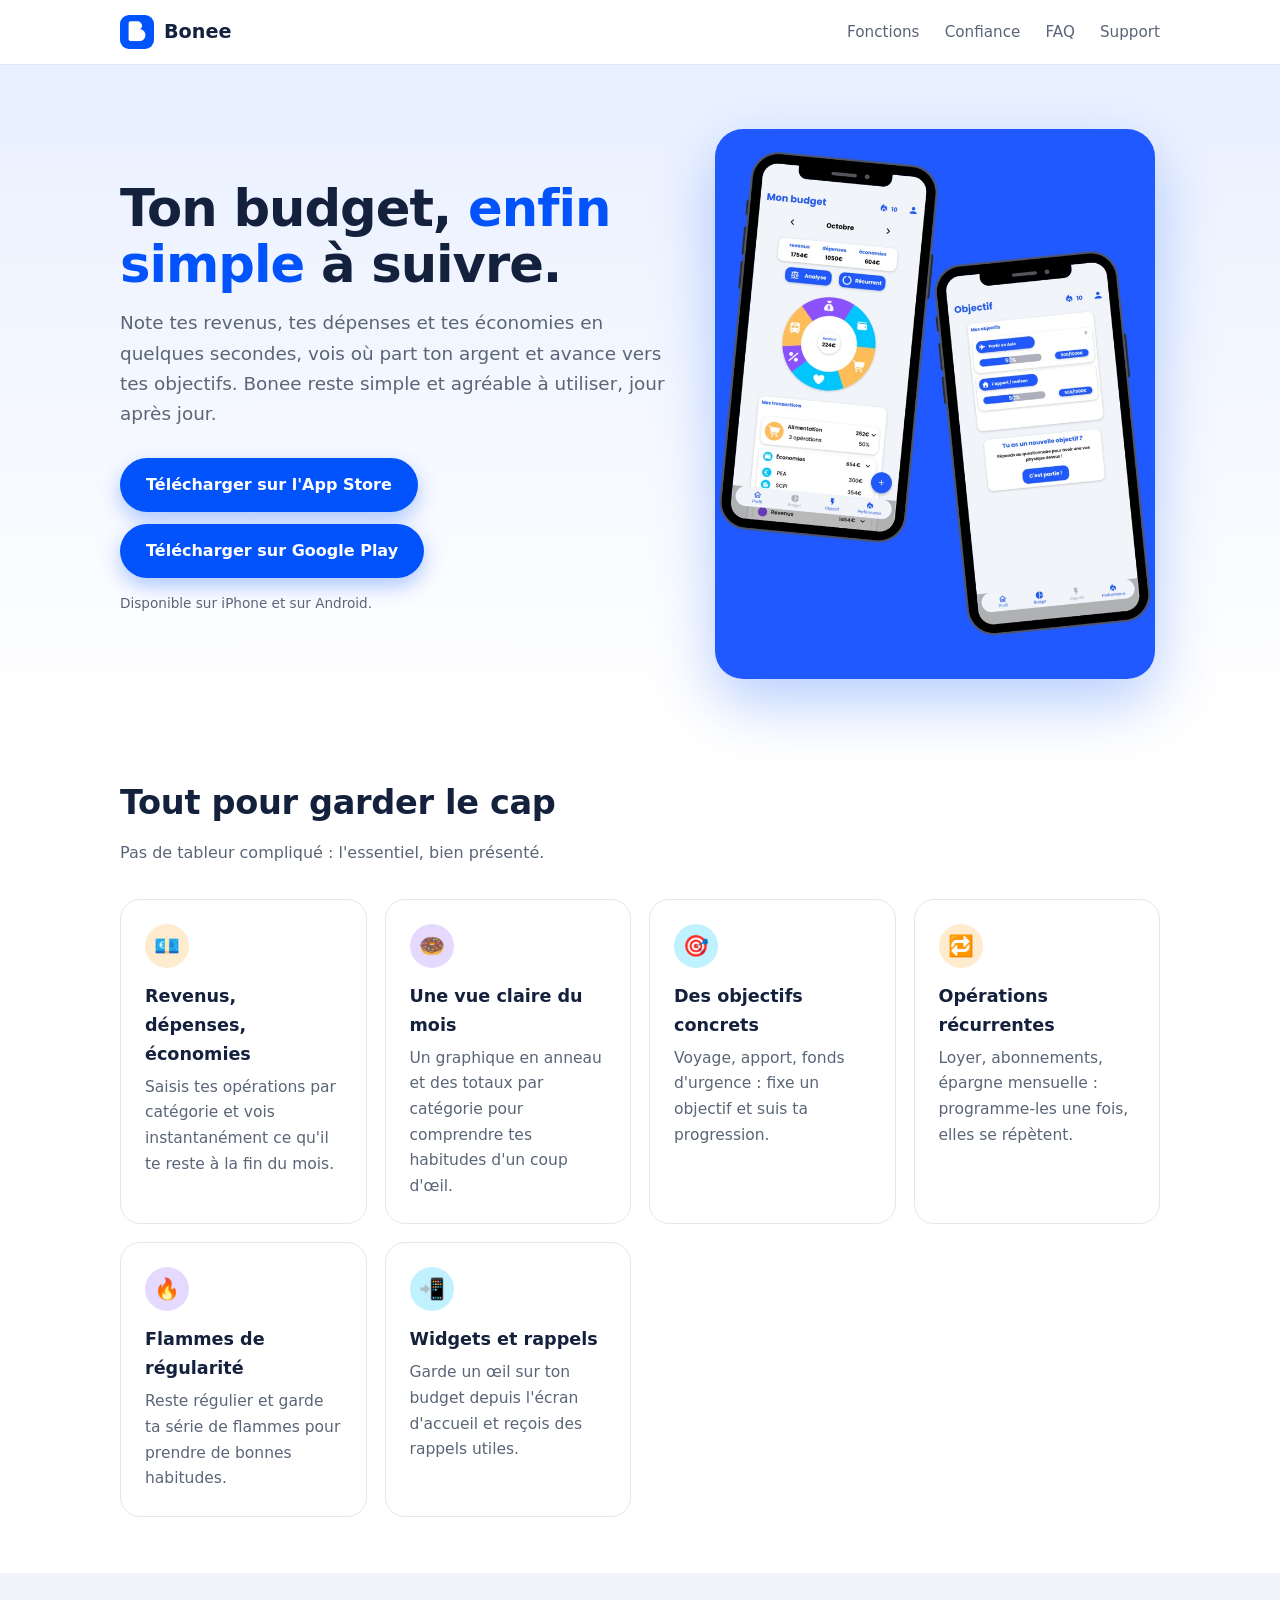
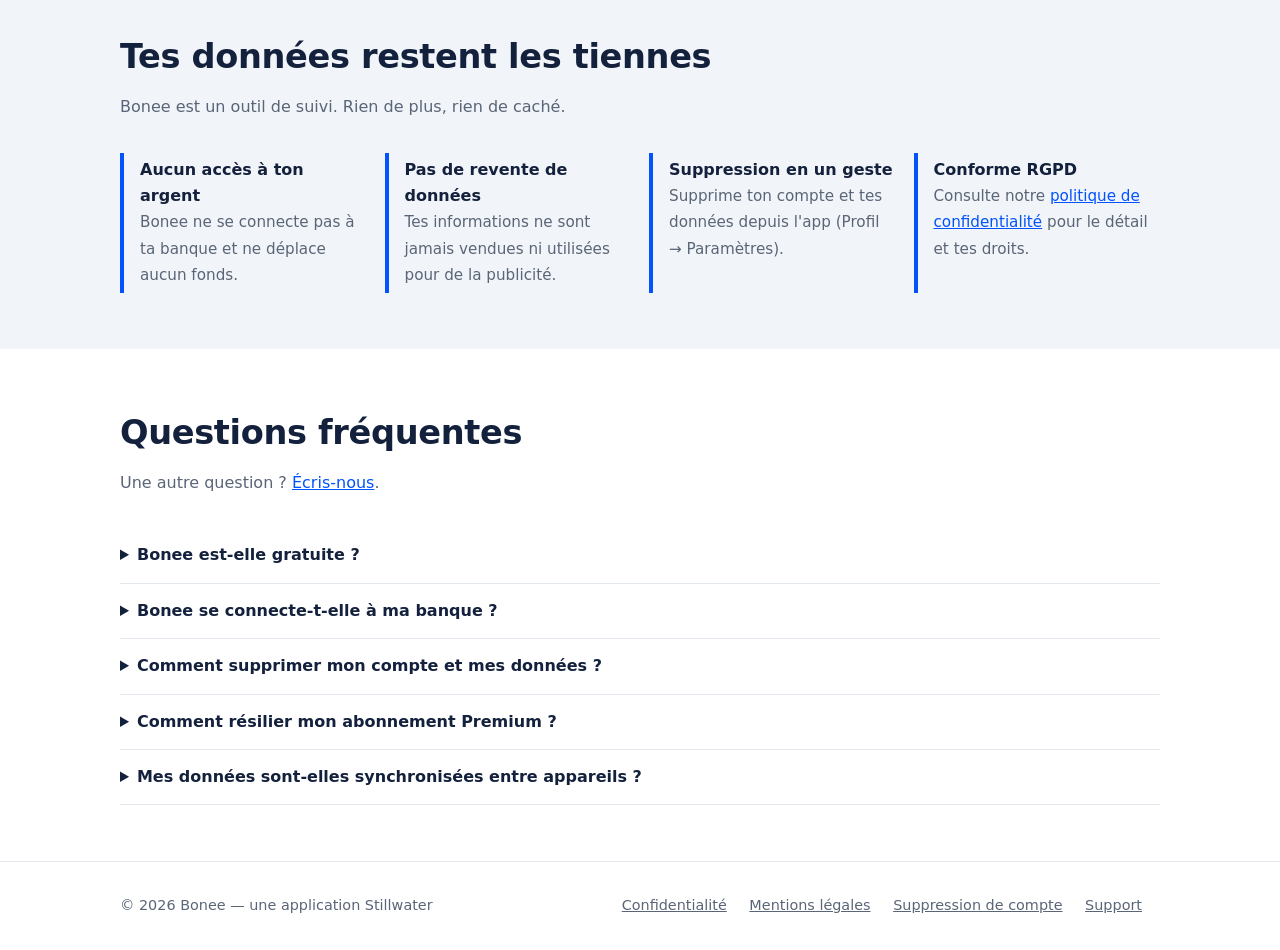
<file: index.html>
<!DOCTYPE html>
<html lang="fr">
<head>
  <meta charset="UTF-8">
  <meta name="viewport" content="width=device-width, initial-scale=1">
  <title>Bonee — L'appli de budget et d'épargne simple et motivante</title>
  <meta name="description" content="Bonee t'aide à suivre tes revenus, dépenses et économies, à atteindre tes objectifs et à garder le cap grâce aux flammes. Disponible sur l'App Store et sur Google Play.">
  <link rel="canonical" href="https://bonee.fr/">
  <link rel="icon" href="img/favicon.png" type="image/png">
  <link rel="apple-touch-icon" href="img/apple-touch-icon.png">
  <meta name="theme-color" content="#0253fc">
  <meta property="og:type" content="website">
  <meta property="og:title" content="Bonee — Budget & Épargne">
  <meta property="og:description" content="Suis ton budget, tes économies et tes objectifs dans une appli simple et motivante.">
  <meta property="og:url" content="https://bonee.fr/">
  <meta property="og:image" content="https://bonee.fr/img/apercu.jpg">
  <meta name="apple-itunes-app" content="app-id=6762883127">
  <script type="application/ld+json">
  {
    "@context": "https://schema.org",
    "@type": "MobileApplication",
    "name": "Bonee - Budget & Épargne",
    "applicationCategory": "FinanceApplication",
    "operatingSystem": "iOS, Android",
    "inLanguage": "fr",
    "url": "https://bonee.fr/",
    "publisher": { "@type": "Organization", "name": "Stillwater SAS" },
    "downloadUrl": [
      "https://apps.apple.com/fr/app/bonee-budget-%C3%A9pargne/id6762883127",
      "https://play.google.com/store/apps/details?id=com.mycompany.bonee"
    ],
    "offers": { "@type": "Offer", "price": "0", "priceCurrency": "EUR" }
  }
  </script>
  <link rel="stylesheet" href="style.css">
</head>
<body>
  <a class="skip" href="#contenu">Aller au contenu</a>

  <header class="site">
    <div class="wrap">
      <a class="brand" href="./"><img src="img/logo.png" alt="" width="34" height="34">Bonee</a>
      <nav class="main" aria-label="Navigation principale">
        <a class="hide-sm" href="#fonctions">Fonctions</a>
        <a class="hide-sm" href="#confiance">Confiance</a>
        <a href="#faq">FAQ</a>
        <a href="support.html">Support</a>
      </nav>
    </div>
  </header>

  <main id="contenu">
    <div class="hero">
      <div class="wrap">
        <div>
          <h1>Ton budget, <span>enfin simple</span> à suivre.</h1>
          <p class="lead">Note tes revenus, tes dépenses et tes économies en quelques secondes, vois où part ton argent et avance vers tes objectifs. Bonee reste simple et agréable à utiliser, jour après jour.</p>
          <div class="stores">
            <a class="btn" href="https://apps.apple.com/fr/app/bonee-budget-%C3%A9pargne/id6762883127">Télécharger sur l'App Store</a>
            <a class="btn" href="https://play.google.com/store/apps/details?id=com.mycompany.bonee&amp;hl=fr">Télécharger sur Google Play</a>
          </div>
          <p class="note">Disponible sur iPhone et sur Android.</p>
        </div>
        <img class="shot" src="img/apercu.jpg" width="1000" height="1250" alt="Aperçu de l'application Bonee : écran Budget avec graphique en anneau et écran Objectifs">
      </div>
    </div>

    <section id="fonctions">
      <div class="wrap">
        <h2>Tout pour garder le cap</h2>
        <p class="sub">Pas de tableur compliqué : l'essentiel, bien présenté.</p>
        <div class="grid">
          <div class="card"><div class="ico y" aria-hidden="true">💶</div><h3>Revenus, dépenses, économies</h3><p>Saisis tes opérations par catégorie et vois instantanément ce qu'il te reste à la fin du mois.</p></div>
          <div class="card"><div class="ico v" aria-hidden="true">🍩</div><h3>Une vue claire du mois</h3><p>Un graphique en anneau et des totaux par catégorie pour comprendre tes habitudes d'un coup d'œil.</p></div>
          <div class="card"><div class="ico c" aria-hidden="true">🎯</div><h3>Des objectifs concrets</h3><p>Voyage, apport, fonds d'urgence : fixe un objectif et suis ta progression.</p></div>
          <div class="card"><div class="ico y" aria-hidden="true">🔁</div><h3>Opérations récurrentes</h3><p>Loyer, abonnements, épargne mensuelle : programme-les une fois, elles se répètent.</p></div>
          <div class="card"><div class="ico v" aria-hidden="true">🔥</div><h3>Flammes de régularité</h3><p>Reste régulier et garde ta série de flammes pour prendre de bonnes habitudes.</p></div>
          <div class="card"><div class="ico c" aria-hidden="true">📲</div><h3>Widgets et rappels</h3><p>Garde un œil sur ton budget depuis l'écran d'accueil et reçois des rappels utiles.</p></div>
        </div>
      </div>
    </section>

    <section id="confiance" class="soft">
      <div class="wrap">
        <h2>Tes données restent les tiennes</h2>
        <p class="sub">Bonee est un outil de suivi. Rien de plus, rien de caché.</p>
        <div class="trust">
          <div><strong>Aucun accès à ton argent</strong><span>Bonee ne se connecte pas à ta banque et ne déplace aucun fonds.</span></div>
          <div><strong>Pas de revente de données</strong><span>Tes informations ne sont jamais vendues ni utilisées pour de la publicité.</span></div>
          <div><strong>Suppression en un geste</strong><span>Supprime ton compte et tes données depuis l'app (Profil → Paramètres).</span></div>
          <div><strong>Conforme RGPD</strong><span>Consulte notre <a href="confidentialite.html">politique de confidentialité</a> pour le détail et tes droits.</span></div>
        </div>
      </div>
    </section>

    <section id="faq">
      <div class="wrap">
        <h2>Questions fréquentes</h2>
        <p class="sub">Une autre question ? <a href="support.html">Écris-nous</a>.</p>
        <details><summary>Bonee est-elle gratuite ?</summary><p>Tu peux utiliser Bonee gratuitement. Une formule Premium (abonnement géré par l'App Store ou Google Play) débloque notamment les budgets et objectifs illimités. Les prix et conditions sont affichés dans l'app avant tout achat.</p></details>
        <details><summary>Bonee se connecte-t-elle à ma banque ?</summary><p>Non. Tu saisis toi-même tes opérations. Bonee n'accède à aucun compte bancaire.</p></details>
        <details><summary>Comment supprimer mon compte et mes données ?</summary><p>Dans l'app : Profil → Paramètres → Supprimer mon compte. Tu peux aussi suivre la procédure sur la <a href="delete-account.html">page de suppression de compte</a>.</p></details>
        <details><summary>Comment résilier mon abonnement Premium ?</summary><p>Sur iPhone : Réglages → ton nom → Abonnements → Bonee. Sur Android : Google Play → ton profil → Paiements et abonnements → Abonnements → Bonee. La résiliation se fait uniquement auprès d'Apple ou de Google, selon la boutique où tu as souscrit.</p></details>
        <details><summary>Mes données sont-elles synchronisées entre appareils ?</summary><p>Oui, elles sont rattachées à ton compte : tu retrouves ton budget en te reconnectant.</p></details>
      </div>
    </section>
  </main>

  <footer class="site">
    <div class="wrap">
      <div>© <span id="y">2026</span> Bonee — une application Stillwater</div>
      <div>
        <a href="confidentialite.html">Confidentialité</a>
        <a href="mentions-legales.html">Mentions légales</a>
        <a href="delete-account.html">Suppression de compte</a>
        <a href="support.html">Support</a>
      </div>
    </div>
  </footer>
  <script>document.getElementById('y').textContent = new Date().getFullYear();</script>
</body>
</html>
</file>
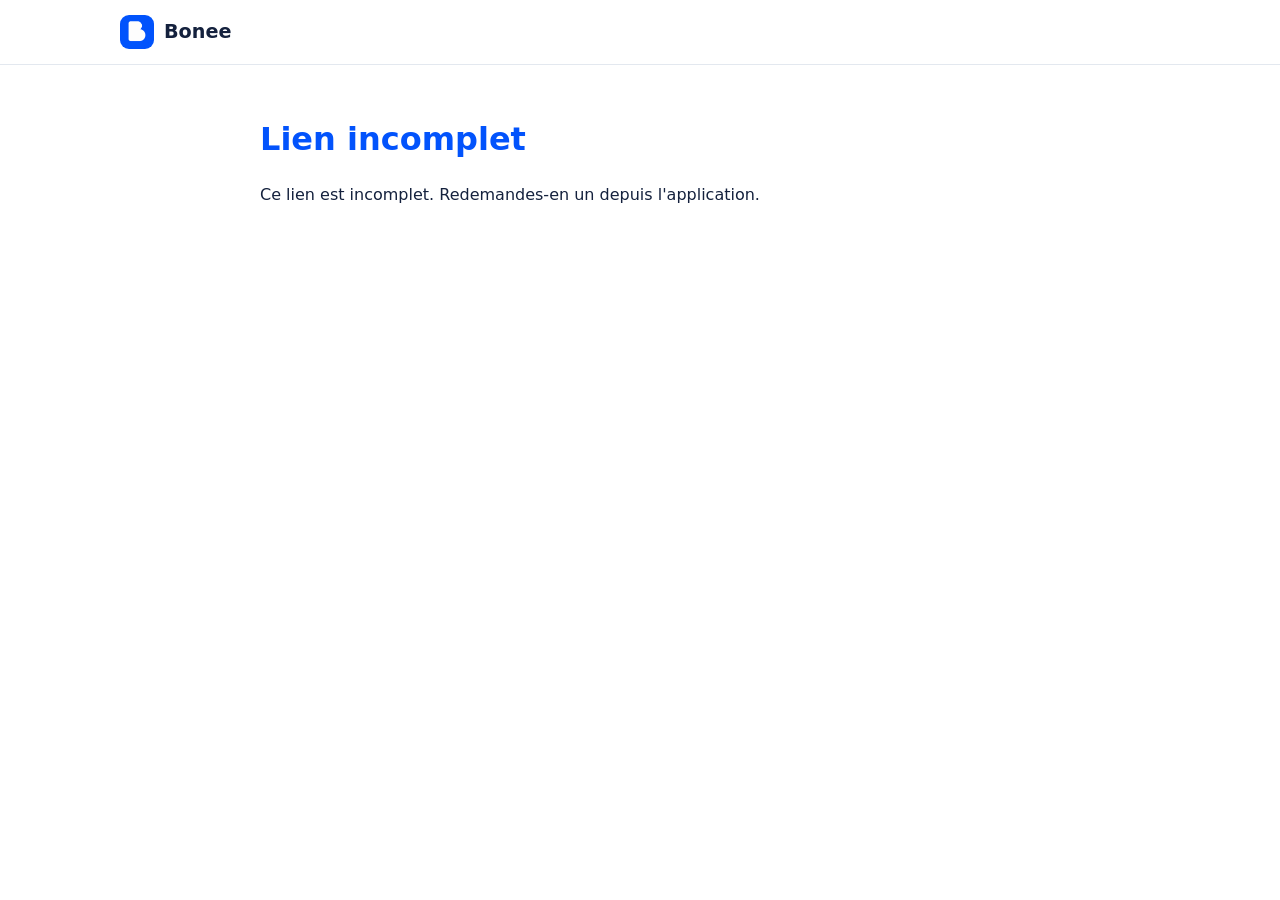
<file: auth-action.html>
<!DOCTYPE html>
<html lang="fr">
<head>
  <meta charset="UTF-8">
  <meta name="viewport" content="width=device-width, initial-scale=1">
  <meta name="robots" content="noindex">
  <title>Validation du compte — Bonee</title>
  <link rel="icon" href="img/favicon.png" type="image/png">
  <link rel="apple-touch-icon" href="img/apple-touch-icon.png">
  <link rel="stylesheet" href="style.css">
</head>
<body>
  <header class="site">
    <div class="wrap">
      <a class="brand" href="./"><img src="img/logo.png" alt="" width="34" height="34">Bonee</a>
    </div>
  </header>

  <main class="legal" id="action" aria-live="polite">
    <h1 id="titre">Un instant…</h1>
    <p id="message">Nous traitons ta demande.</p>

    <form id="formulaire" class="action-form" hidden>
      <label for="mdp">Nouveau mot de passe</label>
      <input id="mdp" type="password" autocomplete="new-password" minlength="8" required>
      <label for="mdp2">Confirme le mot de passe</label>
      <input id="mdp2" type="password" autocomplete="new-password" minlength="8" required>
      <button class="btn" type="submit">Enregistrer</button>
    </form>

    <p id="suite" hidden>Tu peux retourner dans l'application Bonee.</p>
  </main>

  <script src="auth-action-config.js"></script>
  <script src="auth-action.js"></script>
</body>
</html>
</file>
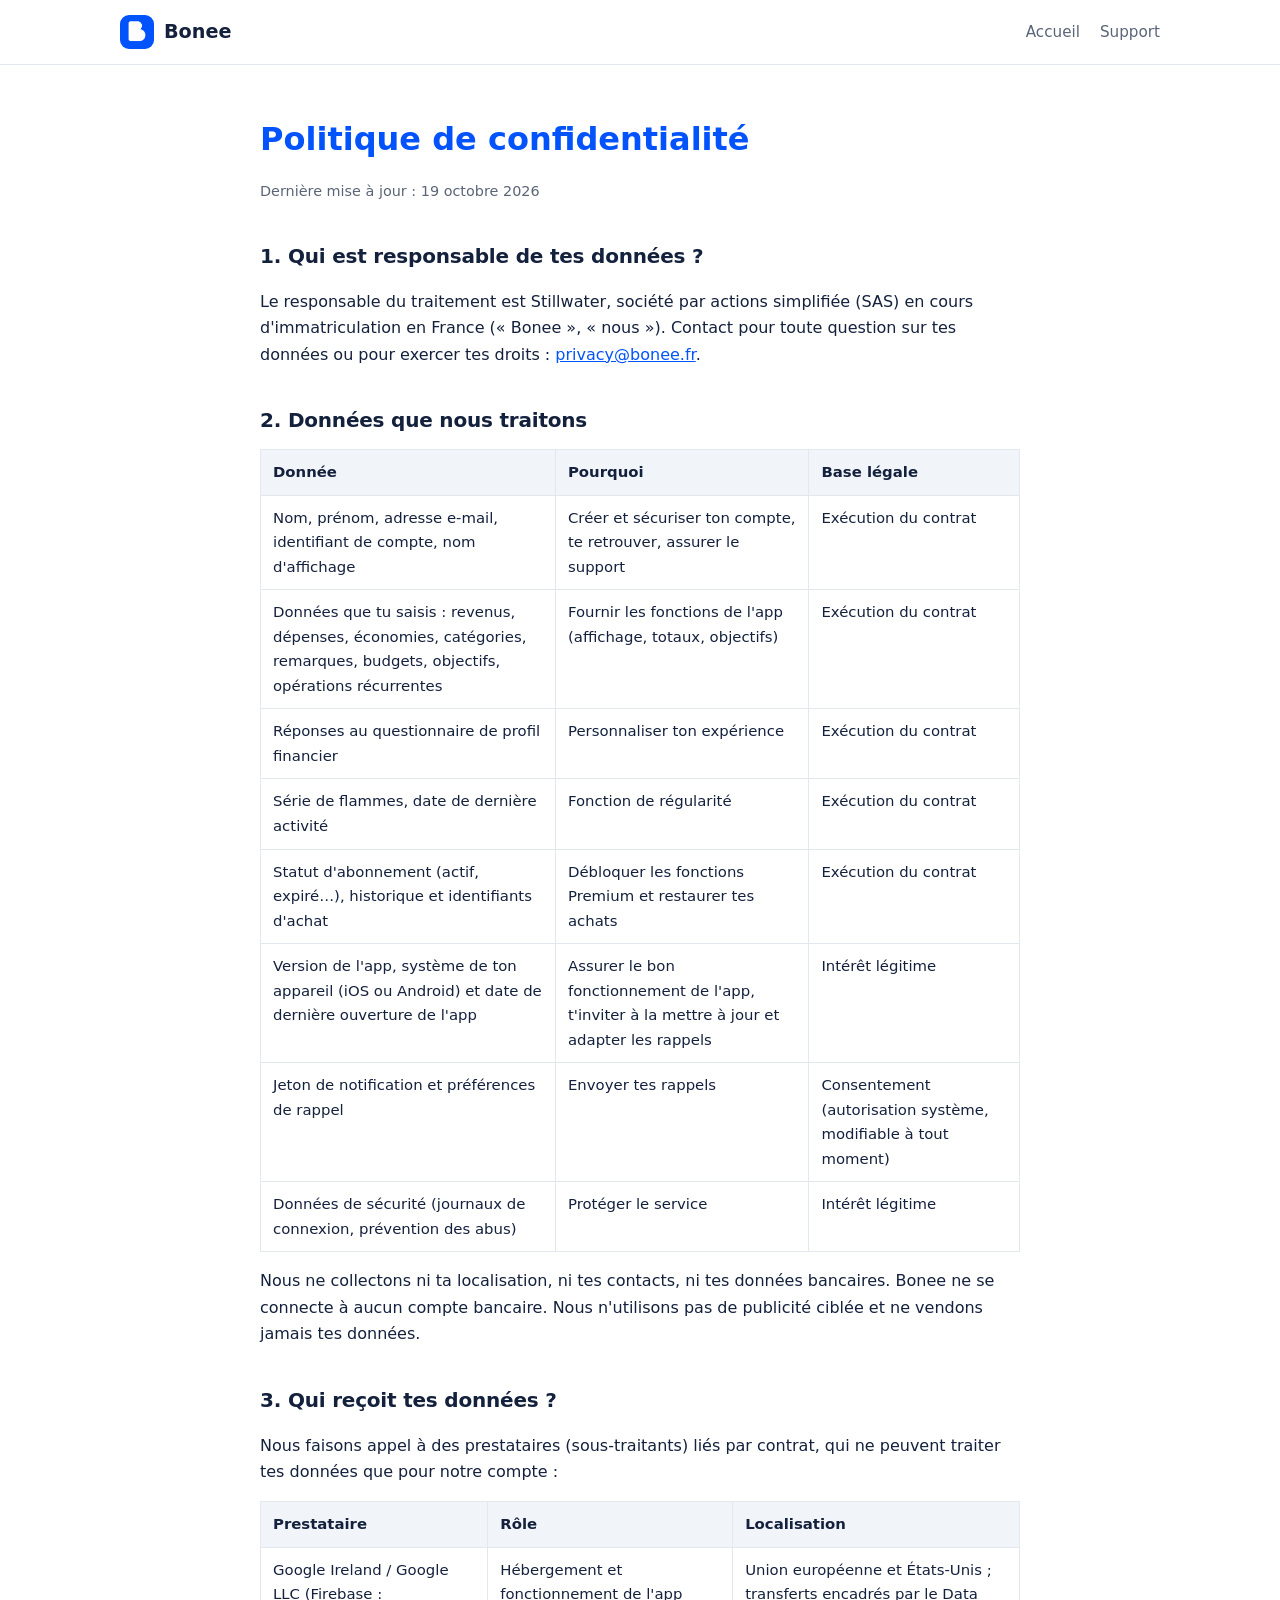
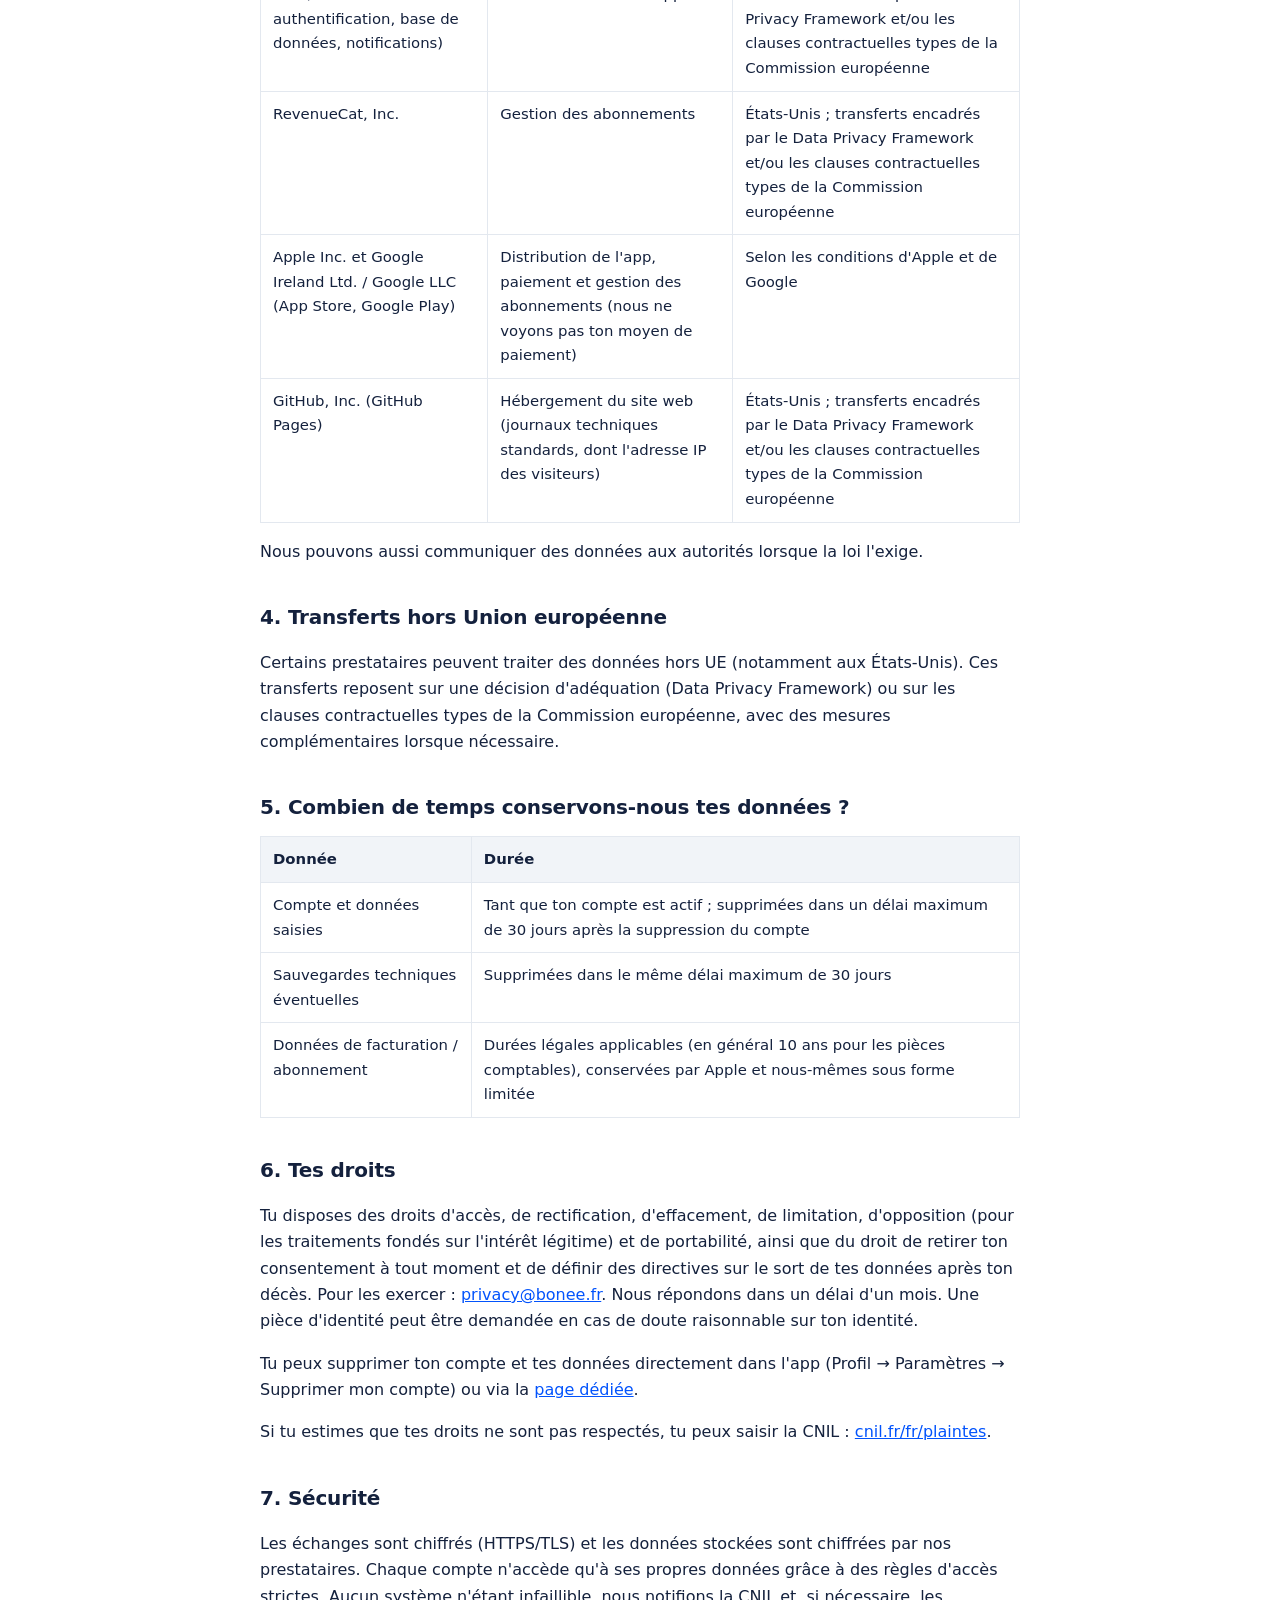
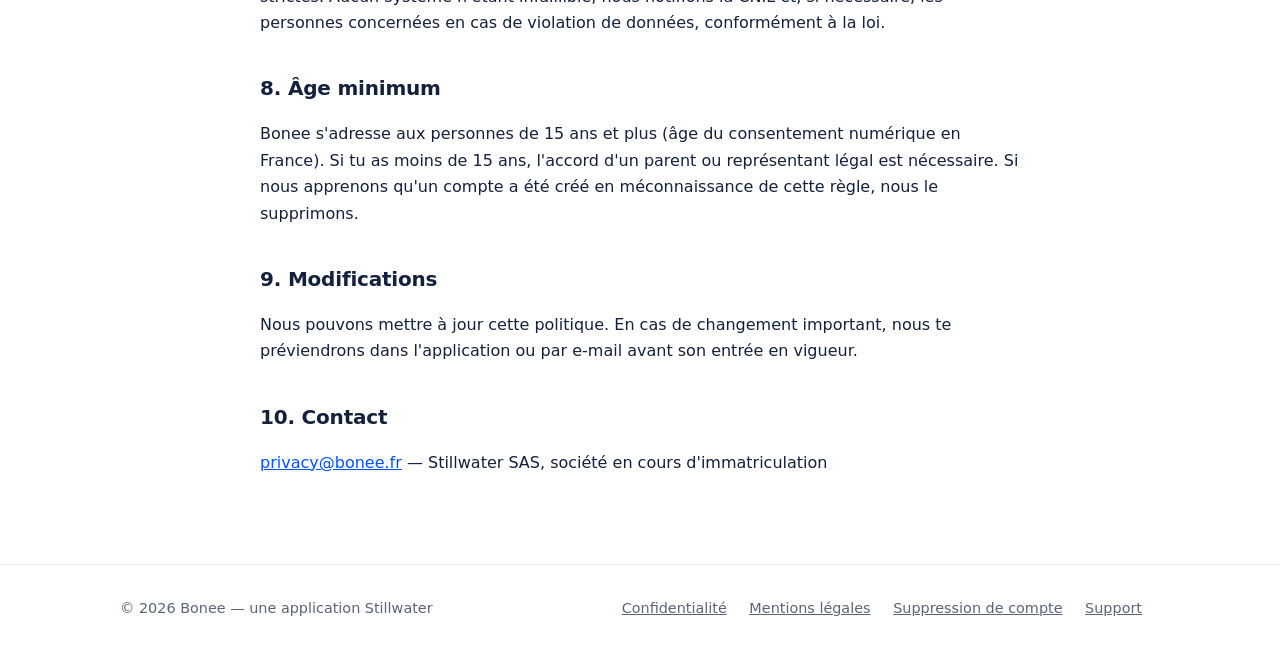
<file: confidentialite.html>
<!DOCTYPE html>
<html lang="fr">
<head>
  <meta charset="UTF-8">
  <meta name="viewport" content="width=device-width, initial-scale=1">
  <title>Politique de confidentialité — Bonee</title>
  <meta name="description" content="Comment Bonee collecte, utilise et protège tes données personnelles, et comment exercer tes droits RGPD.">
  <link rel="icon" href="img/favicon.png" type="image/png">
  <link rel="apple-touch-icon" href="img/apple-touch-icon.png">
  <link rel="stylesheet" href="style.css">
</head>
<body>
  <header class="site">
    <div class="wrap">
      <a class="brand" href="./"><img src="img/logo.png" alt="" width="34" height="34">Bonee</a>
      <nav class="main" aria-label="Navigation principale"><a href="./">Accueil</a><a href="support.html">Support</a></nav>
    </div>
  </header>

  <main class="legal">
    <h1>Politique de confidentialité</h1>
    <p class="meta">Dernière mise à jour : 19 octobre 2026</p>

    <h2>1. Qui est responsable de tes données ?</h2>
    <p>Le responsable du traitement est Stillwater, société par actions simplifiée (SAS) en cours d'immatriculation en France (« Bonee », « nous »). Contact pour toute question sur tes données ou pour exercer tes droits : <a href="mailto:privacy@bonee.fr">privacy@bonee.fr</a>.</p>

    <h2>2. Données que nous traitons</h2>
    <table>
      <tr><th>Donnée</th><th>Pourquoi</th><th>Base légale</th></tr>
      <tr><td>Nom, prénom, adresse e-mail, identifiant de compte, nom d'affichage</td><td>Créer et sécuriser ton compte, te retrouver, assurer le support</td><td>Exécution du contrat</td></tr>
      <tr><td>Données que tu saisis : revenus, dépenses, économies, catégories, remarques, budgets, objectifs, opérations récurrentes</td><td>Fournir les fonctions de l'app (affichage, totaux, objectifs)</td><td>Exécution du contrat</td></tr>
      <tr><td>Réponses au questionnaire de profil financier</td><td>Personnaliser ton expérience</td><td>Exécution du contrat</td></tr>
      <tr><td>Série de flammes, date de dernière activité</td><td>Fonction de régularité</td><td>Exécution du contrat</td></tr>
      <tr><td>Statut d'abonnement (actif, expiré…), historique et identifiants d'achat</td><td>Débloquer les fonctions Premium et restaurer tes achats</td><td>Exécution du contrat</td></tr>
      <tr><td>Version de l'app, système de ton appareil (iOS ou Android) et date de dernière ouverture de l'app</td><td>Assurer le bon fonctionnement de l'app, t'inviter à la mettre à jour et adapter les rappels</td><td>Intérêt légitime</td></tr>
      <tr><td>Jeton de notification et préférences de rappel</td><td>Envoyer tes rappels</td><td>Consentement (autorisation système, modifiable à tout moment)</td></tr>
      <tr><td>Données de sécurité (journaux de connexion, prévention des abus)</td><td>Protéger le service</td><td>Intérêt légitime</td></tr>
    </table>
    <p>Nous ne collectons ni ta localisation, ni tes contacts, ni tes données bancaires. Bonee ne se connecte à aucun compte bancaire. Nous n'utilisons pas de publicité ciblée et ne vendons jamais tes données.</p>

    <h2>3. Qui reçoit tes données ?</h2>
    <p>Nous faisons appel à des prestataires (sous-traitants) liés par contrat, qui ne peuvent traiter tes données que pour notre compte :</p>
    <table>
      <tr><th>Prestataire</th><th>Rôle</th><th>Localisation</th></tr>
      <tr><td>Google Ireland / Google LLC (Firebase : authentification, base de données, notifications)</td><td>Hébergement et fonctionnement de l'app</td><td>Union européenne et États-Unis ; transferts encadrés par le Data Privacy Framework et/ou les clauses contractuelles types de la Commission européenne</td></tr>
      <tr><td>RevenueCat, Inc.</td><td>Gestion des abonnements</td><td>États-Unis ; transferts encadrés par le Data Privacy Framework et/ou les clauses contractuelles types de la Commission européenne</td></tr>
      <tr><td>Apple Inc. et Google Ireland Ltd. / Google LLC (App Store, Google Play)</td><td>Distribution de l'app, paiement et gestion des abonnements (nous ne voyons pas ton moyen de paiement)</td><td>Selon les conditions d'Apple et de Google</td></tr>
      <tr><td>GitHub, Inc. (GitHub Pages)</td><td>Hébergement du site web (journaux techniques standards, dont l'adresse IP des visiteurs)</td><td>États-Unis ; transferts encadrés par le Data Privacy Framework et/ou les clauses contractuelles types de la Commission européenne</td></tr>
    </table>
    <p>Nous pouvons aussi communiquer des données aux autorités lorsque la loi l'exige.</p>

    <h2>4. Transferts hors Union européenne</h2>
    <p>Certains prestataires peuvent traiter des données hors UE (notamment aux États-Unis). Ces transferts reposent sur une décision d'adéquation (Data Privacy Framework) ou sur les clauses contractuelles types de la Commission européenne, avec des mesures complémentaires lorsque nécessaire.</p>

    <h2>5. Combien de temps conservons-nous tes données ?</h2>
    <table>
      <tr><th>Donnée</th><th>Durée</th></tr>
      <tr><td>Compte et données saisies</td><td>Tant que ton compte est actif ; supprimées dans un délai maximum de 30 jours après la suppression du compte</td></tr>
      <tr><td>Sauvegardes techniques éventuelles</td><td>Supprimées dans le même délai maximum de 30 jours</td></tr>
      <tr><td>Données de facturation / abonnement</td><td>Durées légales applicables (en général 10 ans pour les pièces comptables), conservées par Apple et nous-mêmes sous forme limitée</td></tr>
    </table>

    <h2>6. Tes droits</h2>
    <p>Tu disposes des droits d'accès, de rectification, d'effacement, de limitation, d'opposition (pour les traitements fondés sur l'intérêt légitime) et de portabilité, ainsi que du droit de retirer ton consentement à tout moment et de définir des directives sur le sort de tes données après ton décès. Pour les exercer : <a href="mailto:privacy@bonee.fr">privacy@bonee.fr</a>. Nous répondons dans un délai d'un mois. Une pièce d'identité peut être demandée en cas de doute raisonnable sur ton identité.</p>
    <p>Tu peux supprimer ton compte et tes données directement dans l'app (Profil → Paramètres → Supprimer mon compte) ou via la <a href="delete-account.html">page dédiée</a>.</p>
    <p>Si tu estimes que tes droits ne sont pas respectés, tu peux saisir la CNIL : <a href="https://www.cnil.fr/fr/plaintes">cnil.fr/fr/plaintes</a>.</p>

    <h2>7. Sécurité</h2>
    <p>Les échanges sont chiffrés (HTTPS/TLS) et les données stockées sont chiffrées par nos prestataires. Chaque compte n'accède qu'à ses propres données grâce à des règles d'accès strictes. Aucun système n'étant infaillible, nous notifions la CNIL et, si nécessaire, les personnes concernées en cas de violation de données, conformément à la loi.</p>

    <h2>8. Âge minimum</h2>
    <p>Bonee s'adresse aux personnes de 15 ans et plus (âge du consentement numérique en France). Si tu as moins de 15 ans, l'accord d'un parent ou représentant légal est nécessaire. Si nous apprenons qu'un compte a été créé en méconnaissance de cette règle, nous le supprimons.</p>

    <h2>9. Modifications</h2>
    <p>Nous pouvons mettre à jour cette politique. En cas de changement important, nous te préviendrons dans l'application ou par e-mail avant son entrée en vigueur.</p>

    <h2>10. Contact</h2>
    <p><a href="mailto:privacy@bonee.fr">privacy@bonee.fr</a> — Stillwater SAS, société en cours d'immatriculation</p>
  </main>

  <footer class="site">
    <div class="wrap">
      <div>© <span id="y">2026</span> Bonee — une application Stillwater</div>
      <div>
        <a href="confidentialite.html">Confidentialité</a>
        <a href="mentions-legales.html">Mentions légales</a>
        <a href="delete-account.html">Suppression de compte</a>
        <a href="support.html">Support</a>
      </div>
    </div>
  </footer>
  <script>document.getElementById('y').textContent = new Date().getFullYear();</script>
</body>
</html>
</file>
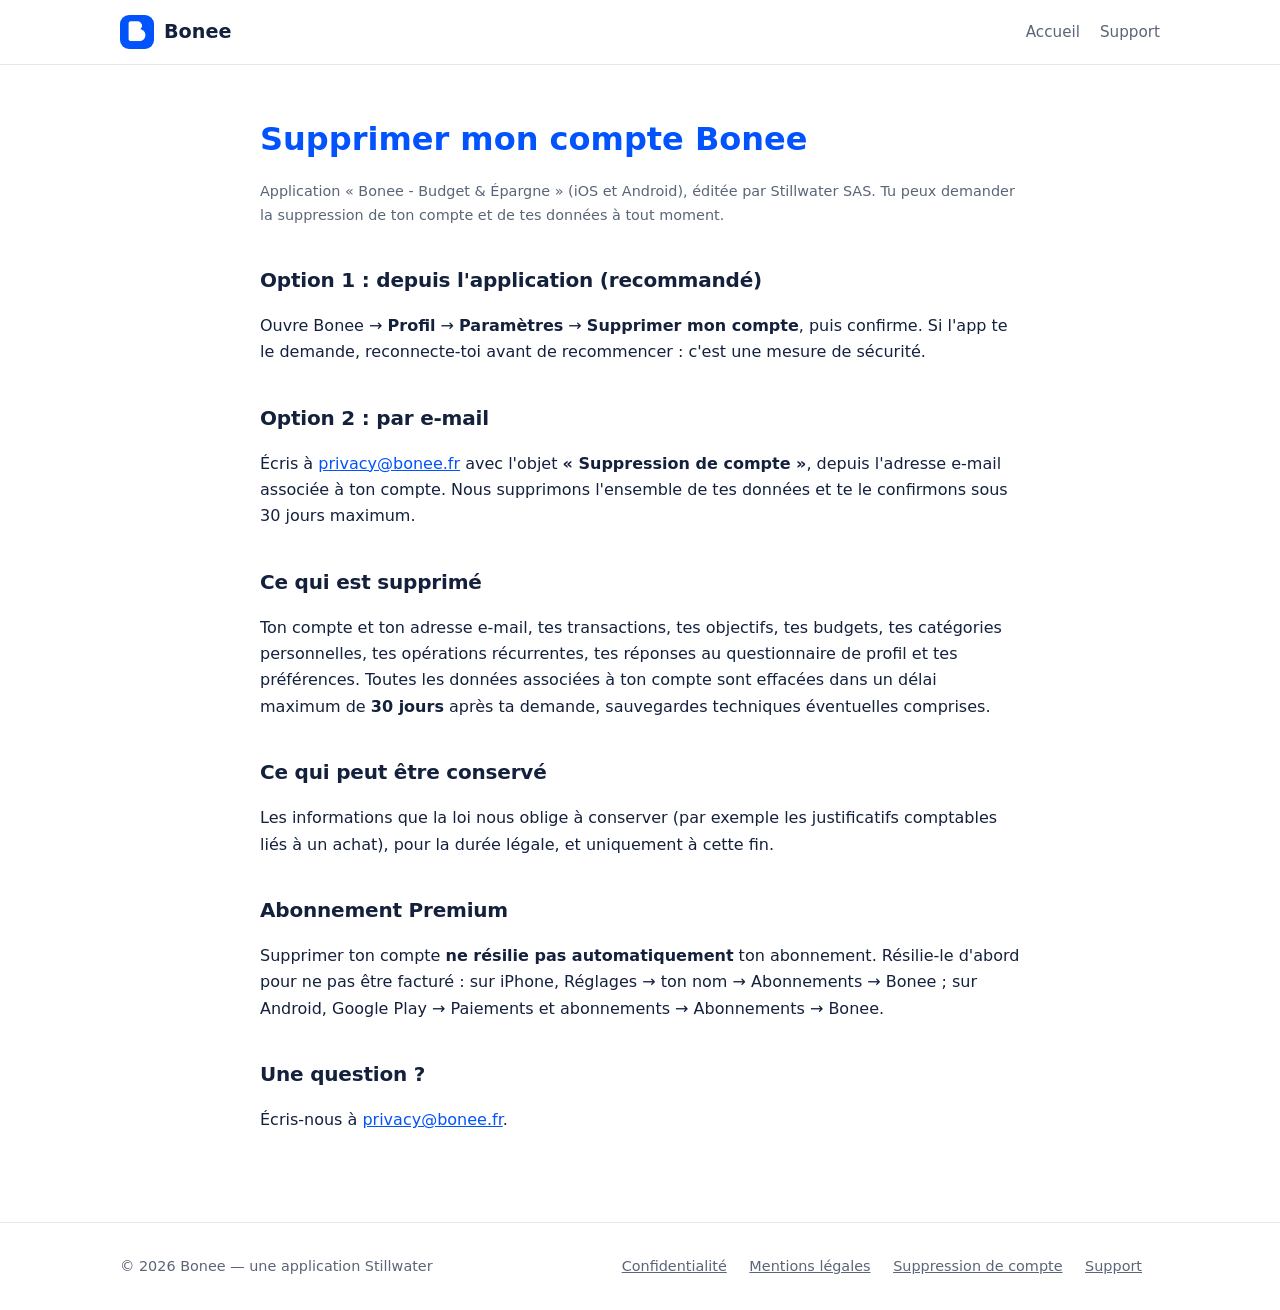
<file: delete-account.html>
<!DOCTYPE html>
<html lang="fr">
<head>
  <meta charset="UTF-8">
  <meta name="viewport" content="width=device-width, initial-scale=1">
  <title>Suppression de compte — Bonee</title>
  <meta name="description" content="Comment supprimer ton compte Bonee et tes données personnelles.">
  <link rel="icon" href="img/favicon.png" type="image/png">
  <link rel="apple-touch-icon" href="img/apple-touch-icon.png">
  <link rel="stylesheet" href="style.css">
</head>
<body>
  <header class="site">
    <div class="wrap">
      <a class="brand" href="./"><img src="img/logo.png" alt="" width="34" height="34">Bonee</a>
      <nav class="main" aria-label="Navigation principale"><a href="./">Accueil</a><a href="support.html">Support</a></nav>
    </div>
  </header>

  <main class="legal">
    <h1>Supprimer mon compte Bonee</h1>
    <p class="meta">Application « Bonee - Budget &amp; Épargne » (iOS et Android), éditée par Stillwater SAS. Tu peux demander la suppression de ton compte et de tes données à tout moment.</p>

    <h2>Option 1 : depuis l'application (recommandé)</h2>
    <p>Ouvre Bonee → <strong>Profil</strong> → <strong>Paramètres</strong> → <strong>Supprimer mon compte</strong>, puis confirme. Si l'app te le demande, reconnecte-toi avant de recommencer : c'est une mesure de sécurité.</p>

    <h2>Option 2 : par e-mail</h2>
    <p>Écris à <a href="mailto:privacy@bonee.fr?subject=Suppression%20de%20compte">privacy@bonee.fr</a> avec l'objet <strong>« Suppression de compte »</strong>, depuis l'adresse e-mail associée à ton compte. Nous supprimons l'ensemble de tes données et te le confirmons sous 30 jours maximum.</p>

    <h2>Ce qui est supprimé</h2>
    <p>Ton compte et ton adresse e-mail, tes transactions, tes objectifs, tes budgets, tes catégories personnelles, tes opérations récurrentes, tes réponses au questionnaire de profil et tes préférences. Toutes les données associées à ton compte sont effacées dans un délai maximum de <strong>30 jours</strong> après ta demande, sauvegardes techniques éventuelles comprises.</p>

    <h2>Ce qui peut être conservé</h2>
    <p>Les informations que la loi nous oblige à conserver (par exemple les justificatifs comptables liés à un achat), pour la durée légale, et uniquement à cette fin.</p>

    <h2>Abonnement Premium</h2>
    <p>Supprimer ton compte <strong>ne résilie pas automatiquement</strong> ton abonnement. Résilie-le d'abord pour ne pas être facturé : sur iPhone, Réglages → ton nom → Abonnements → Bonee ; sur Android, Google Play → Paiements et abonnements → Abonnements → Bonee.</p>

    <h2>Une question ?</h2>
    <p>Écris-nous à <a href="mailto:privacy@bonee.fr">privacy@bonee.fr</a>.</p>
  </main>

  <footer class="site">
    <div class="wrap">
      <div>© <span id="y">2026</span> Bonee — une application Stillwater</div>
      <div>
        <a href="confidentialite.html">Confidentialité</a>
        <a href="mentions-legales.html">Mentions légales</a>
        <a href="delete-account.html">Suppression de compte</a>
        <a href="support.html">Support</a>
      </div>
    </div>
  </footer>
  <script>document.getElementById('y').textContent = new Date().getFullYear();</script>
</body>
</html>
</file>
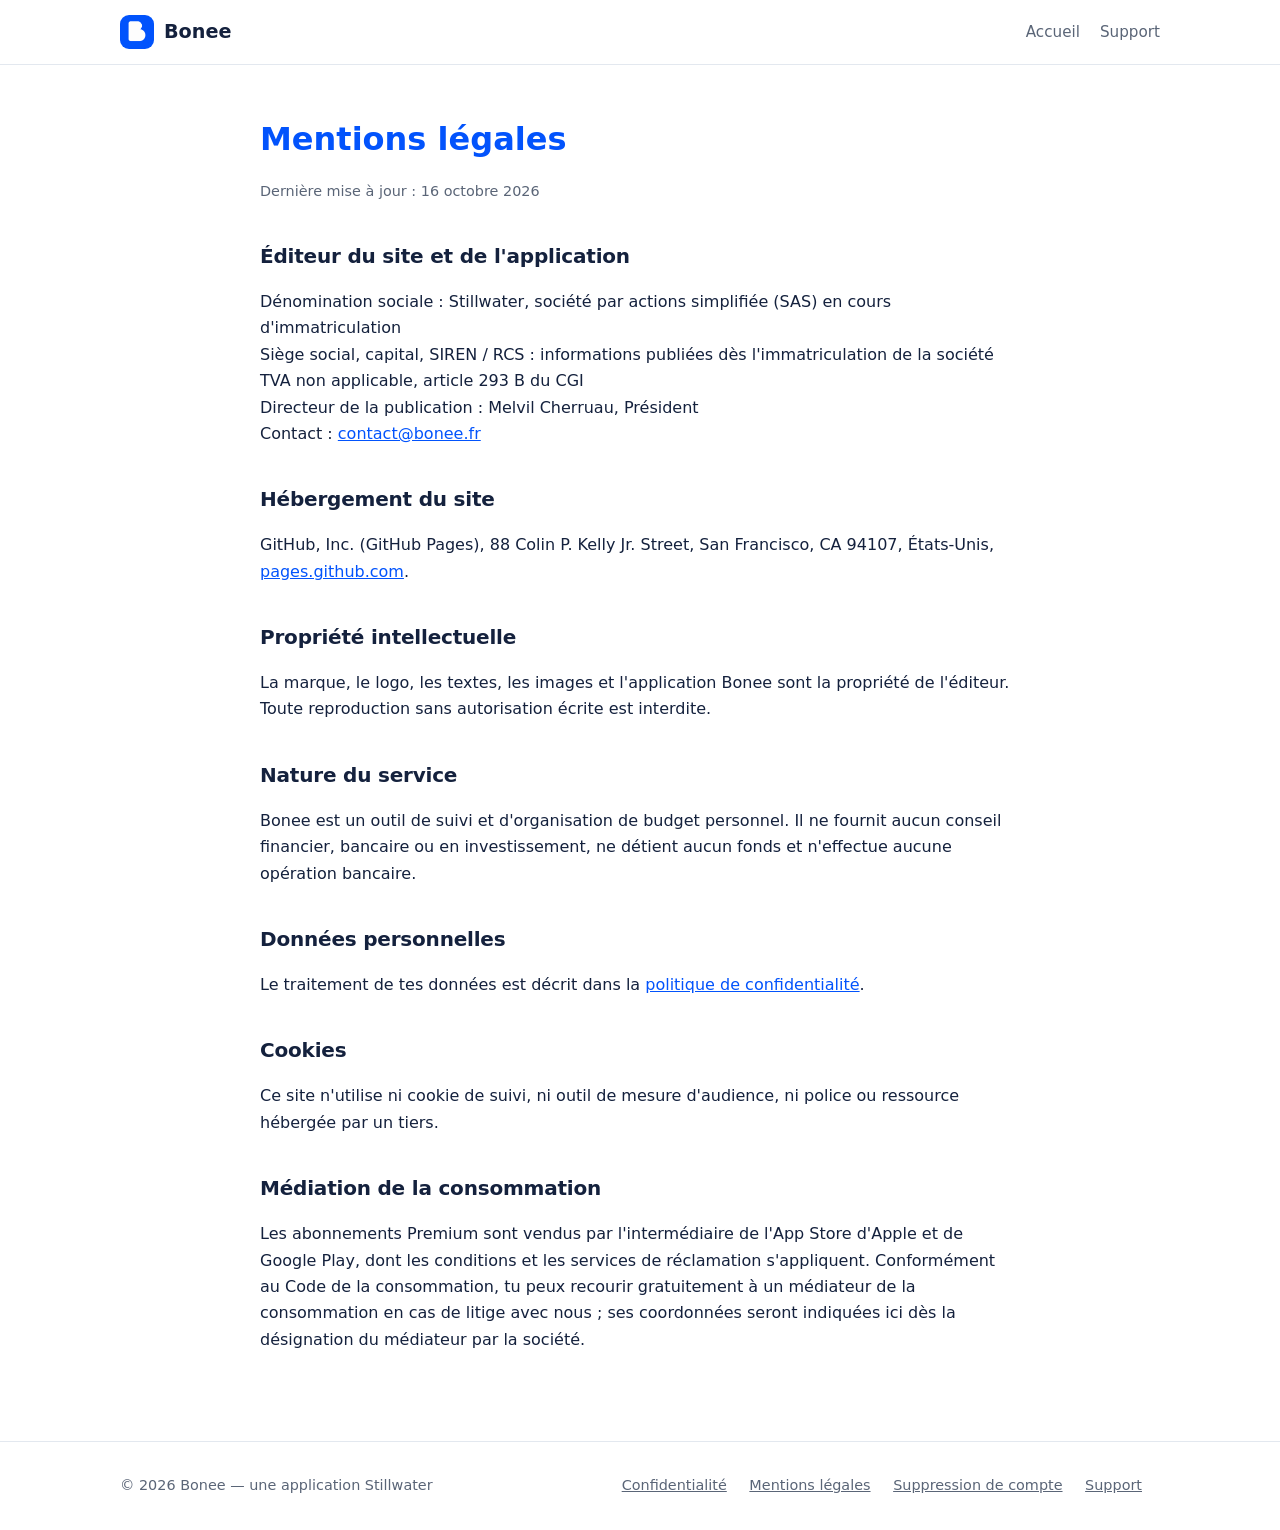
<file: mentions-legales.html>
<!DOCTYPE html>
<html lang="fr">
<head>
  <meta charset="UTF-8">
  <meta name="viewport" content="width=device-width, initial-scale=1">
  <title>Mentions légales — Bonee</title>
  <meta name="description" content="Mentions légales du site bonee.fr et de l'application Bonee.">
  <link rel="icon" href="img/favicon.png" type="image/png">
  <link rel="apple-touch-icon" href="img/apple-touch-icon.png">
  <link rel="stylesheet" href="style.css">
</head>
<body>
  <header class="site">
    <div class="wrap">
      <a class="brand" href="./"><img src="img/logo.png" alt="" width="34" height="34">Bonee</a>
      <nav class="main" aria-label="Navigation principale"><a href="./">Accueil</a><a href="support.html">Support</a></nav>
    </div>
  </header>

  <main class="legal">
    <h1>Mentions légales</h1>
    <p class="meta">Dernière mise à jour : 16 octobre 2026</p>

    <h2>Éditeur du site et de l'application</h2>
    <p>
      Dénomination sociale : Stillwater, société par actions simplifiée (SAS) en cours d'immatriculation<br>
      Siège social, capital, SIREN / RCS : informations publiées dès l'immatriculation de la société<br>
      TVA non applicable, article 293 B du CGI<br>
      Directeur de la publication : Melvil Cherruau, Président<br>
      Contact : <a href="mailto:contact@bonee.fr">contact@bonee.fr</a>
    </p>

    <h2>Hébergement du site</h2>
    <p>GitHub, Inc. (GitHub Pages), 88 Colin P. Kelly Jr. Street, San Francisco, CA 94107, États-Unis, <a href="https://pages.github.com">pages.github.com</a>.</p>

    <h2>Propriété intellectuelle</h2>
    <p>La marque, le logo, les textes, les images et l'application Bonee sont la propriété de l'éditeur. Toute reproduction sans autorisation écrite est interdite.</p>

    <h2>Nature du service</h2>
    <p>Bonee est un outil de suivi et d'organisation de budget personnel. Il ne fournit aucun conseil financier, bancaire ou en investissement, ne détient aucun fonds et n'effectue aucune opération bancaire.</p>

    <h2>Données personnelles</h2>
    <p>Le traitement de tes données est décrit dans la <a href="confidentialite.html">politique de confidentialité</a>.</p>

    <h2>Cookies</h2>
    <p>Ce site n'utilise ni cookie de suivi, ni outil de mesure d'audience, ni police ou ressource hébergée par un tiers.</p>

    <h2>Médiation de la consommation</h2>
    <p>Les abonnements Premium sont vendus par l'intermédiaire de l'App Store d'Apple et de Google Play, dont les conditions et les services de réclamation s'appliquent. Conformément au Code de la consommation, tu peux recourir gratuitement à un médiateur de la consommation en cas de litige avec nous ; ses coordonnées seront indiquées ici dès la désignation du médiateur par la société.</p>
  </main>

  <footer class="site">
    <div class="wrap">
      <div>© <span id="y">2026</span> Bonee — une application Stillwater</div>
      <div>
        <a href="confidentialite.html">Confidentialité</a>
        <a href="mentions-legales.html">Mentions légales</a>
        <a href="delete-account.html">Suppression de compte</a>
        <a href="support.html">Support</a>
      </div>
    </div>
  </footer>
  <script>document.getElementById('y').textContent = new Date().getFullYear();</script>
</body>
</html>
</file>
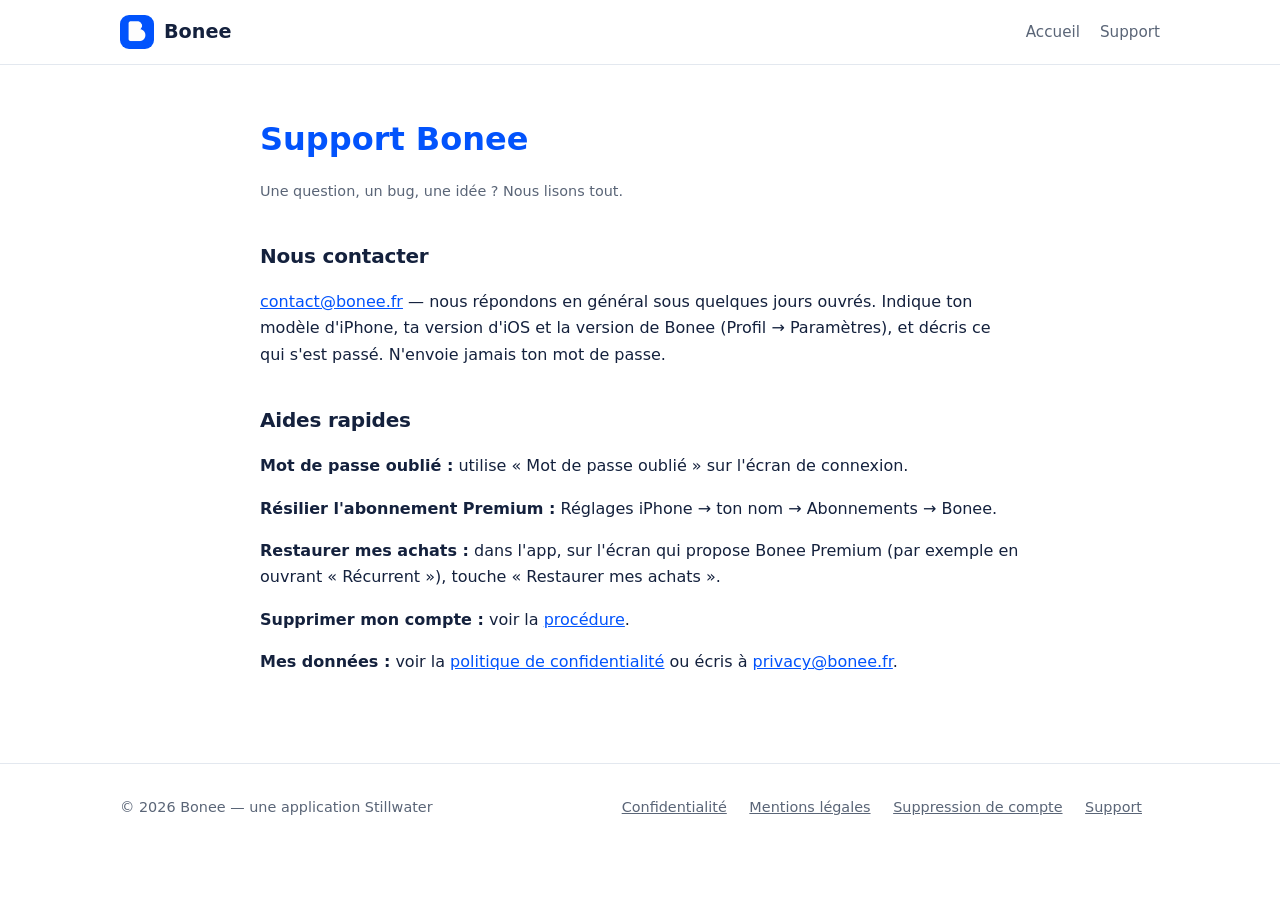
<file: support.html>
<!DOCTYPE html>
<html lang="fr">
<head>
  <meta charset="UTF-8">
  <meta name="viewport" content="width=device-width, initial-scale=1">
  <title>Support — Bonee</title>
  <meta name="description" content="Aide et contact pour l'application Bonee.">
  <link rel="icon" href="img/favicon.png" type="image/png">
  <link rel="apple-touch-icon" href="img/apple-touch-icon.png">
  <link rel="stylesheet" href="style.css">
</head>
<body>
  <header class="site">
    <div class="wrap">
      <a class="brand" href="./"><img src="img/logo.png" alt="" width="34" height="34">Bonee</a>
      <nav class="main" aria-label="Navigation principale"><a href="./">Accueil</a><a href="support.html">Support</a></nav>
    </div>
  </header>

  <main class="legal">
    <h1>Support Bonee</h1>
    <p class="meta">Une question, un bug, une idée ? Nous lisons tout.</p>

    <h2>Nous contacter</h2>
    <p><a href="mailto:contact@bonee.fr">contact@bonee.fr</a> — nous répondons en général sous quelques jours ouvrés. Indique ton modèle d'iPhone, ta version d'iOS et la version de Bonee (Profil → Paramètres), et décris ce qui s'est passé. N'envoie jamais ton mot de passe.</p>

    <h2>Aides rapides</h2>
    <p><strong>Mot de passe oublié :</strong> utilise « Mot de passe oublié » sur l'écran de connexion.</p>
    <p><strong>Résilier l'abonnement Premium :</strong> Réglages iPhone → ton nom → Abonnements → Bonee.</p>
    <p><strong>Restaurer mes achats :</strong> dans l'app, sur l'écran qui propose Bonee Premium (par exemple en ouvrant « Récurrent »), touche « Restaurer mes achats ».</p>
    <p><strong>Supprimer mon compte :</strong> voir la <a href="delete-account.html">procédure</a>.</p>
    <p><strong>Mes données :</strong> voir la <a href="confidentialite.html">politique de confidentialité</a> ou écris à <a href="mailto:privacy@bonee.fr">privacy@bonee.fr</a>.</p>
  </main>

  <footer class="site">
    <div class="wrap">
      <div>© <span id="y">2026</span> Bonee — une application Stillwater</div>
      <div>
        <a href="confidentialite.html">Confidentialité</a>
        <a href="mentions-legales.html">Mentions légales</a>
        <a href="delete-account.html">Suppression de compte</a>
        <a href="support.html">Support</a>
      </div>
    </div>
  </footer>
  <script>document.getElementById('y').textContent = new Date().getFullYear();</script>
</body>
</html>
</file>
<file: style.css>
:root {
  --blue: #0253fc;
  --blue-dark: #013bb5;
  --cyan: #00c6ff;
  --violet: #8c52ff;
  --yellow: #ffbc59;
  --bg: #ffffff;
  --bg-soft: #f1f4f8;
  --text: #14213d;
  --muted: #5a6577;
  --border: #e3e8ef;
  --radius: 20px;
}
@media (prefers-color-scheme: dark) {
  :root {
    --bg: #0c1220;
    --bg-soft: #131b2e;
    --text: #eef2fa;
    --muted: #9aa7bd;
    --border: #243049;
  }
}
* { box-sizing: border-box; }
html { scroll-behavior: smooth; }
body {
  margin: 0;
  font-family: ui-rounded, "SF Pro Rounded", system-ui, -apple-system, "Segoe UI", Roboto, sans-serif;
  background: var(--bg);
  color: var(--text);
  line-height: 1.65;
  -webkit-font-smoothing: antialiased;
}
a { color: var(--blue); }
@media (prefers-color-scheme: dark) { a { color: #6f9bff; } }
img { max-width: 100%; height: auto; }
.wrap { max-width: 1080px; margin: 0 auto; padding: 0 20px; }
.skip { position: absolute; left: -999px; }
.skip:focus { left: 12px; top: 12px; background: var(--bg); padding: 8px 12px; z-index: 10; }

/* Header */
header.site {
  position: sticky; top: 0; z-index: 5;
  background: color-mix(in srgb, var(--bg) 88%, transparent);
  backdrop-filter: blur(10px);
  border-bottom: 1px solid var(--border);
}
header.site .wrap { display: flex; align-items: center; justify-content: space-between; height: 64px; }
.brand { display: flex; align-items: center; gap: 10px; font-weight: 700; font-size: 1.2rem; color: var(--text); text-decoration: none; }
.brand img { width: 34px; height: 34px; border-radius: 9px; }
nav.main a { color: var(--muted); text-decoration: none; margin-left: 20px; font-size: .95rem; }
nav.main a:hover { color: var(--blue); }
@media (max-width: 640px) { nav.main a.hide-sm { display: none; } }

/* Hero */
.hero { padding: 64px 0 40px; background: linear-gradient(180deg, color-mix(in srgb, var(--blue) 9%, var(--bg)), var(--bg)); }
.hero .wrap { display: grid; grid-template-columns: 1.1fr .9fr; gap: 40px; align-items: center; }
.hero h1 { font-size: clamp(2rem, 5vw, 3.2rem); line-height: 1.1; margin: 0 0 16px; letter-spacing: -.02em; }
.hero h1 span { color: var(--blue); }
@media (prefers-color-scheme: dark) { .hero h1 span { color: #6f9bff; } }
.hero p.lead { font-size: 1.15rem; color: var(--muted); margin: 0 0 28px; max-width: 34em; }
.hero .shot { border-radius: 28px; box-shadow: 0 24px 60px rgba(2, 83, 252, .28); width: 100%; max-width: 440px; justify-self: center; }
@media (max-width: 820px) { .hero .wrap { grid-template-columns: 1fr; } .hero { padding-top: 40px; } }

.btn {
  display: inline-flex; align-items: center; gap: 8px;
  background: var(--blue); color: #fff; text-decoration: none;
  padding: 14px 26px; border-radius: 999px; font-weight: 600;
  box-shadow: 0 8px 20px rgba(2, 83, 252, .3);
  transition: transform .15s ease, background .15s ease;
}
.btn:hover { background: var(--blue-dark); transform: translateY(-1px); }
.btn.ghost { background: transparent; color: var(--blue); box-shadow: inset 0 0 0 2px var(--blue); }
.stores { display: flex; flex-wrap: wrap; gap: 12px; }
.note { font-size: .85rem; color: var(--muted); margin-top: 14px; }

/* Sections */
section { padding: 56px 0; }
section.soft { background: var(--bg-soft); }
h2 { font-size: clamp(1.5rem, 3.5vw, 2.1rem); margin: 0 0 10px; letter-spacing: -.01em; }
.sub { color: var(--muted); margin: 0 0 32px; max-width: 40em; }
.grid { display: grid; grid-template-columns: repeat(auto-fit, minmax(240px, 1fr)); gap: 18px; }
.card { background: var(--bg); border: 1px solid var(--border); border-radius: var(--radius); padding: 24px; }
section.soft .card { background: var(--bg); }
.card .ico { width: 44px; height: 44px; border-radius: 50%; display: grid; place-items: center; font-size: 1.3rem; margin-bottom: 14px; }
.ico.y { background: color-mix(in srgb, var(--yellow) 30%, transparent); }
.ico.v { background: color-mix(in srgb, var(--violet) 22%, transparent); }
.ico.c { background: color-mix(in srgb, var(--cyan) 25%, transparent); }
.card h3 { margin: 0 0 6px; font-size: 1.1rem; }
.card p { margin: 0; color: var(--muted); font-size: .97rem; }

.trust { display: grid; grid-template-columns: repeat(auto-fit, minmax(220px, 1fr)); gap: 18px; }
.trust div { padding: 4px 0 4px 16px; border-left: 4px solid var(--blue); }
.trust strong { display: block; }
.trust span { color: var(--muted); font-size: .95rem; }

/* FAQ */
details { border-bottom: 1px solid var(--border); padding: 14px 0; }
summary { cursor: pointer; font-weight: 600; }
details p { color: var(--muted); margin: 10px 0 0; }

/* Legal pages */
main.legal { max-width: 800px; margin: 0 auto; padding: 48px 20px 72px; }
main.legal h1 { font-size: 2rem; margin: 0 0 6px; color: var(--blue); }
@media (prefers-color-scheme: dark) { main.legal h1 { color: #6f9bff; } }
main.legal h2 { font-size: 1.25rem; margin: 36px 0 8px; }
main.legal .meta { color: var(--muted); font-size: .9rem; margin-bottom: 28px; }
main.legal table { width: 100%; border-collapse: collapse; font-size: .93rem; margin: 12px 0; }
main.legal th, main.legal td { text-align: left; padding: 10px 12px; border: 1px solid var(--border); vertical-align: top; }
main.legal th { background: var(--bg-soft); }
.todo { background: #fff3cd; color: #5c4400; padding: 1px 6px; border-radius: 4px; font-weight: 600; }

footer.site { border-top: 1px solid var(--border); padding: 32px 0; color: var(--muted); font-size: .9rem; }
footer.site .wrap { display: flex; flex-wrap: wrap; gap: 12px 28px; justify-content: space-between; }
footer.site a { color: var(--muted); margin-right: 18px; }
footer.site a:hover { color: var(--blue); }

/* Page de traitement des liens d'authentification */
.action-form { display: grid; gap: 8px; max-width: 360px; margin-top: 20px; }
.action-form[hidden], #suite[hidden] { display: none; }
.action-form input { padding: 12px; font: inherit; border: 1px solid var(--border); border-radius: 10px; background: var(--bg); color: var(--text); }
.action-form .btn { margin-top: 8px; border: 0; cursor: pointer; font: inherit; }
</file>
